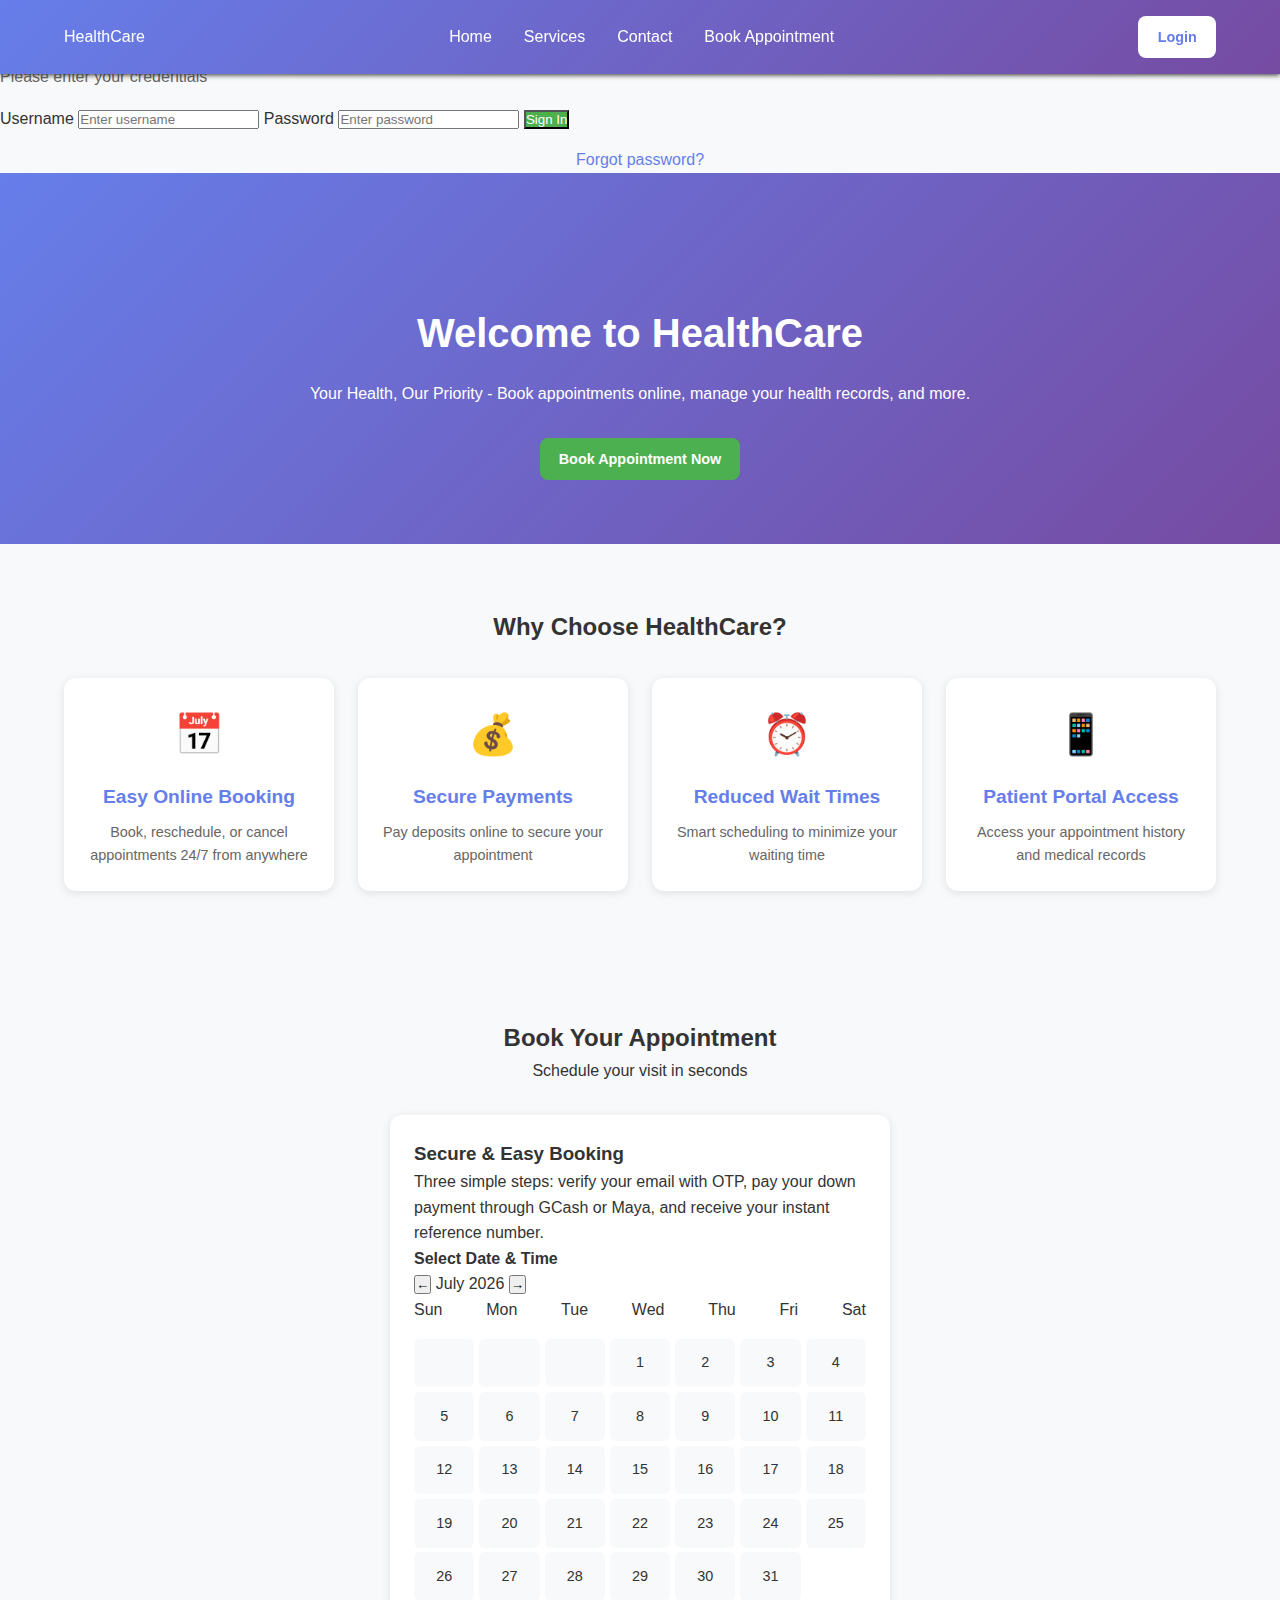
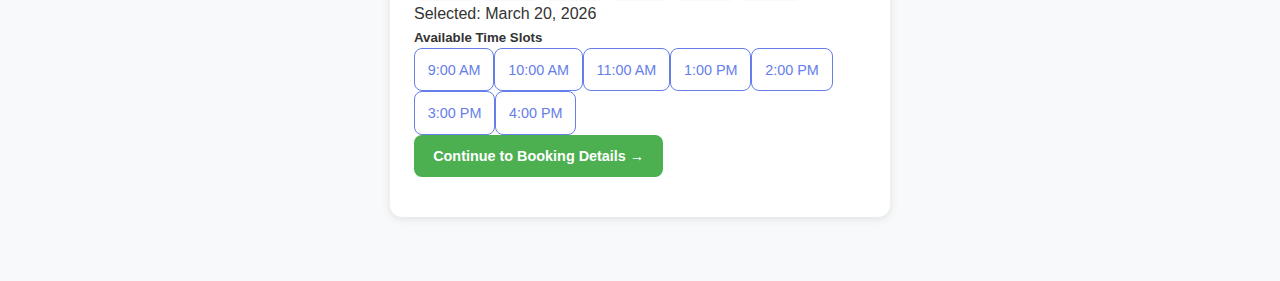
<file: Clinic/index.html>
<!DOCTYPE html>
<html lang="en">
<head>
    <meta charset="UTF-8">
    <meta name="viewport" content="width=device-width, initial-scale=1.0, maximum-scale=1.0, user-scalable=yes">
    <title>HealthCare - Home</title>
    <link rel="stylesheet" href="style.css">
</head>
<body>

    <!-- Mobile Navigation -->
    <div class="mobile-nav">
        <div class="mobile-nav-header">
            <div class="logo">HealthCare</div>
            <button class="hamburger" onclick="toggleMenu()">☰</button>
        </div>
        <div class="mobile-menu" id="mobileMenu">
            <a href="#" onclick="showHomeFeatures()">Home</a> 
            <a href="services.html">Services</a>
            <a href="contact.html">Contact</a>
            <a href="#appointment" onclick="closeMenu()">Book Appointment</a>
            <div class="mobile-menu-buttons">
                <button class="btn btn-secondary" onclick="window.location.href='admin.html'">Login</button>
            </div>
        </div>
    </div>

    <!-- Desktop Header -->
    <header class="desktop-header">
        <nav>
            <div class="logo">HealthCare</div>
            <div class="nav-links">
                <a href="#" onclick="showHomeFeatures()">Home</a>
                <a href="services.html">Services</a>
                <a href="contact.html">Contact</a>
                <a href="#appointment">Book Appointment</a>
            </div>
            <div>
                <button class="btn btn-secondary" onclick="showLoginModal()">Login</button>
            </div>
        </nav>
    </header>

    <!-- Login Modal -->
    <div class="modal-overlay" id="loginModal">
        <div class="login-modal">
            <span class="close-btn" onclick="hideLoginModal()">&times;</span>
            <h2>Login to HealthCare</h2>
            <p style="color: #666; margin-bottom: 1rem;">Please enter your credentials</p>
            
            <div class="login-form">
                <label for="username">Username</label>
                <input type="text" placeholder="Enter username" id="username">
                
                <label for="password">Password</label>
                <input type="password" placeholder="Enter password" id="password">
                
                <button class="btn-primary" onclick="handleLogin()">Sign In</button>
                
                <p style="text-align: center; margin-top: 1rem;">
                    <a href="#" style="color: #667eea; text-decoration: none;">Forgot password?</a>
                </p>
            </div>
        </div>
    </div>

    <!-- Hero Section -->
    <section class="hero" id="home">
        <h1>Welcome to HealthCare</h1>
        <p>Your Health, Our Priority - Book appointments online, manage your health records, and more.</p>
        <button class="btn btn-primary" onclick="scrollToAppointment()">Book Appointment Now</button>
    </section>

    <!-- Features Section -->
    <section class="features" id="features">
        <div class="section-title">
            <h2>Why Choose HealthCare?</h2>
        </div>
        <div class="features-grid">
            <div class="feature-card">
                <div class="feature-icon">📅</div>
                <h3>Easy Online Booking</h3>
                <p>Book, reschedule, or cancel appointments 24/7 from anywhere</p>
            </div>
            <div class="feature-card">
                <div class="feature-icon">💰</div>
                <h3>Secure Payments</h3>
                <p>Pay deposits online to secure your appointment</p>
            </div>
            <div class="feature-card">
                <div class="feature-icon">⏰</div>
                <h3>Reduced Wait Times</h3>
                <p>Smart scheduling to minimize your waiting time</p>
            </div>
            <div class="feature-card">
                <div class="feature-icon">📱</div>
                <h3>Patient Portal Access</h3>
                <p>Access your appointment history and medical records</p>
            </div>
        </div>
    </section>
  
    <!-- Appointment Booking System -->
    <section id="appointment">
        <div class="section-title">
            <h2>Book Your Appointment</h2>
            <p>Schedule your visit in seconds</p>
        </div>

        <div class="booking-container">
            <div class="booking-form">
                <h3>Secure & Easy Booking</h3>
                <p>Three simple steps: verify your email with OTP, pay your down payment through GCash or Maya, and receive your instant reference number.</p>
                
                <div class="calendar-section">
                    <h4>Select Date & Time</h4>
                    
                    <!-- Month Navigation -->
                    <div class="month-navigation">
                        <button class="month-nav-btn" onclick="changeMonth(-1)">←</button>
                        <span class="month-year" id="displayMonthYear">March 2026</span>
                        <button class="month-nav-btn" onclick="changeMonth(1)">→</button>
                    </div>
                    
                    <!-- Calendar Header -->
                    <div class="calendar-header">
                        <div>Sun</div>
                        <div>Mon</div>
                        <div>Tue</div>
                        <div>Wed</div>
                        <div>Thu</div>
                        <div>Fri</div>
                        <div>Sat</div>
                    </div>
                    
                    <!-- Calendar Grid -->
                    <div class="calendar-grid" id="calendarGrid"></div>
                    
                    <!-- Selected Date Display -->
                    <div class="selected-date" id="selectedDateDisplay">
                        Selected: March 20, 2026
                    </div>
                    
                    <!-- Time Slots -->
                    <div class="time-slots-section">
                        <h5>Available Time Slots</h5>
                        <div class="time-slots-grid" id="timeSlots"></div>
                    </div>
                    
                    <!-- Patient Details Form -->
                    <div id="patientDetailsForm" style="display: none;">
                        <h4>Patient Details</h4>
                        <div class="form-group">
                            <label for="name">Full Name</label>
                            <input type="text" id="name" required>
                        </div>  
                        <div class="form-group">
                            <label for="email">Email</label>
                            <input type="email" id="email" required>
                        </div>
                        <div class="form-group">
                            <label for="phone">Phone Number</label>
                            <input type="tel" id="phone" required>
                        </div>
                        <div class="form-group">
                            <label for="doctor">Select Doctor</label>
                            <select id="doctor" required>
                                <option value="">Choose a doctor</option>
                                <option value="Dr. Sarah Smith">Dr. Sarah Smith (Cardiologist)</option>
                                <option value="Dr. Michael Johnson">Dr. Michael Johnson (Dermatologist)</option>
                                <option value="Dr. Emily Williams">Dr. Emily Williams (Pediatrician)</option>
                                <option value="Dr. James Brown">Dr. James Brown (Neurologist)</option>
                            </select>
                        </div>
                    </div>
                    
                    <!-- Continue Button -->
                    <div class="form-group">
                        <button type="button" class="btn btn-primary continue-btn" onclick="continueToDetails()">Continue to Booking Details →</button>
                    </div>
                    
                    <!-- Confirm Button -->
                    <div class="form-group" id="confirmButton" style="display: none;">
                        <button type="button" class="btn btn-primary" onclick="confirmBooking()">Confirm Booking</button>
                    </div>
                </div>
            </div>
        </div>
    </section>

    <script src="script.js"></script>
</body>
</html>
</file>
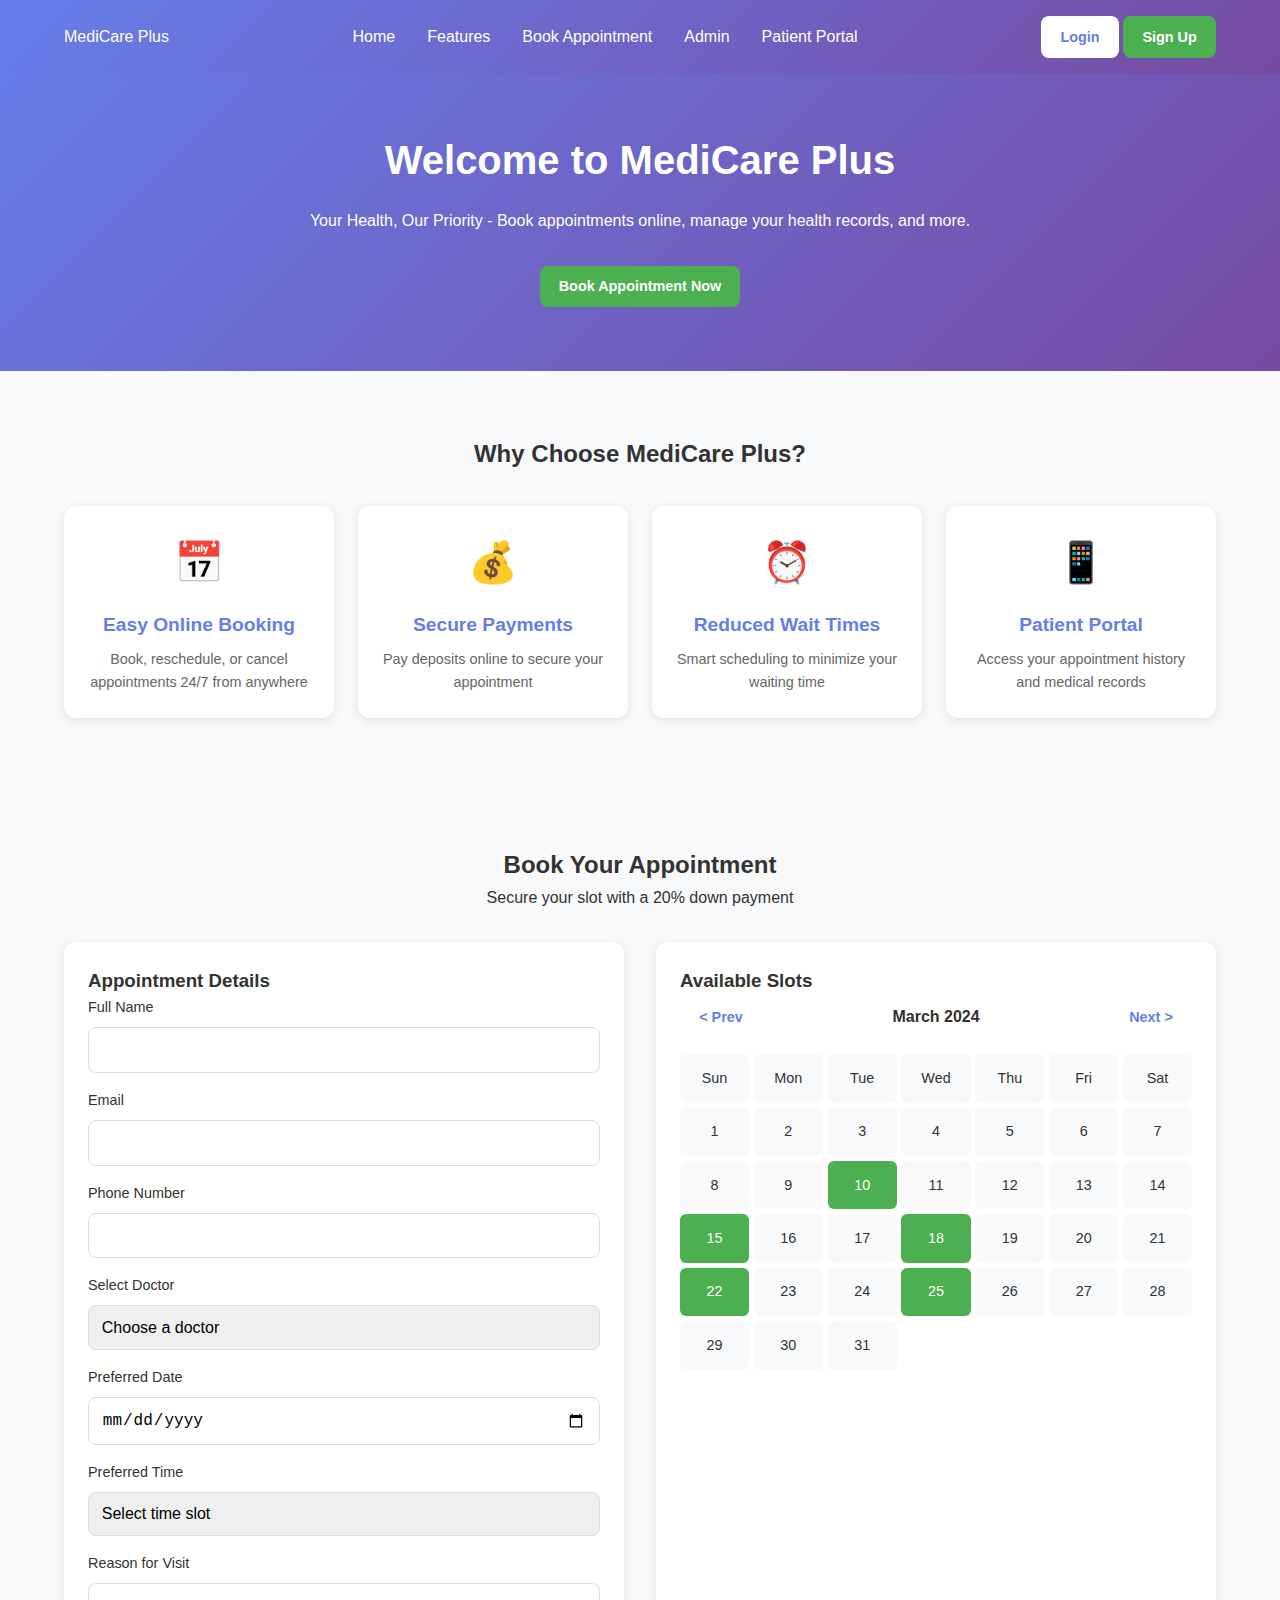
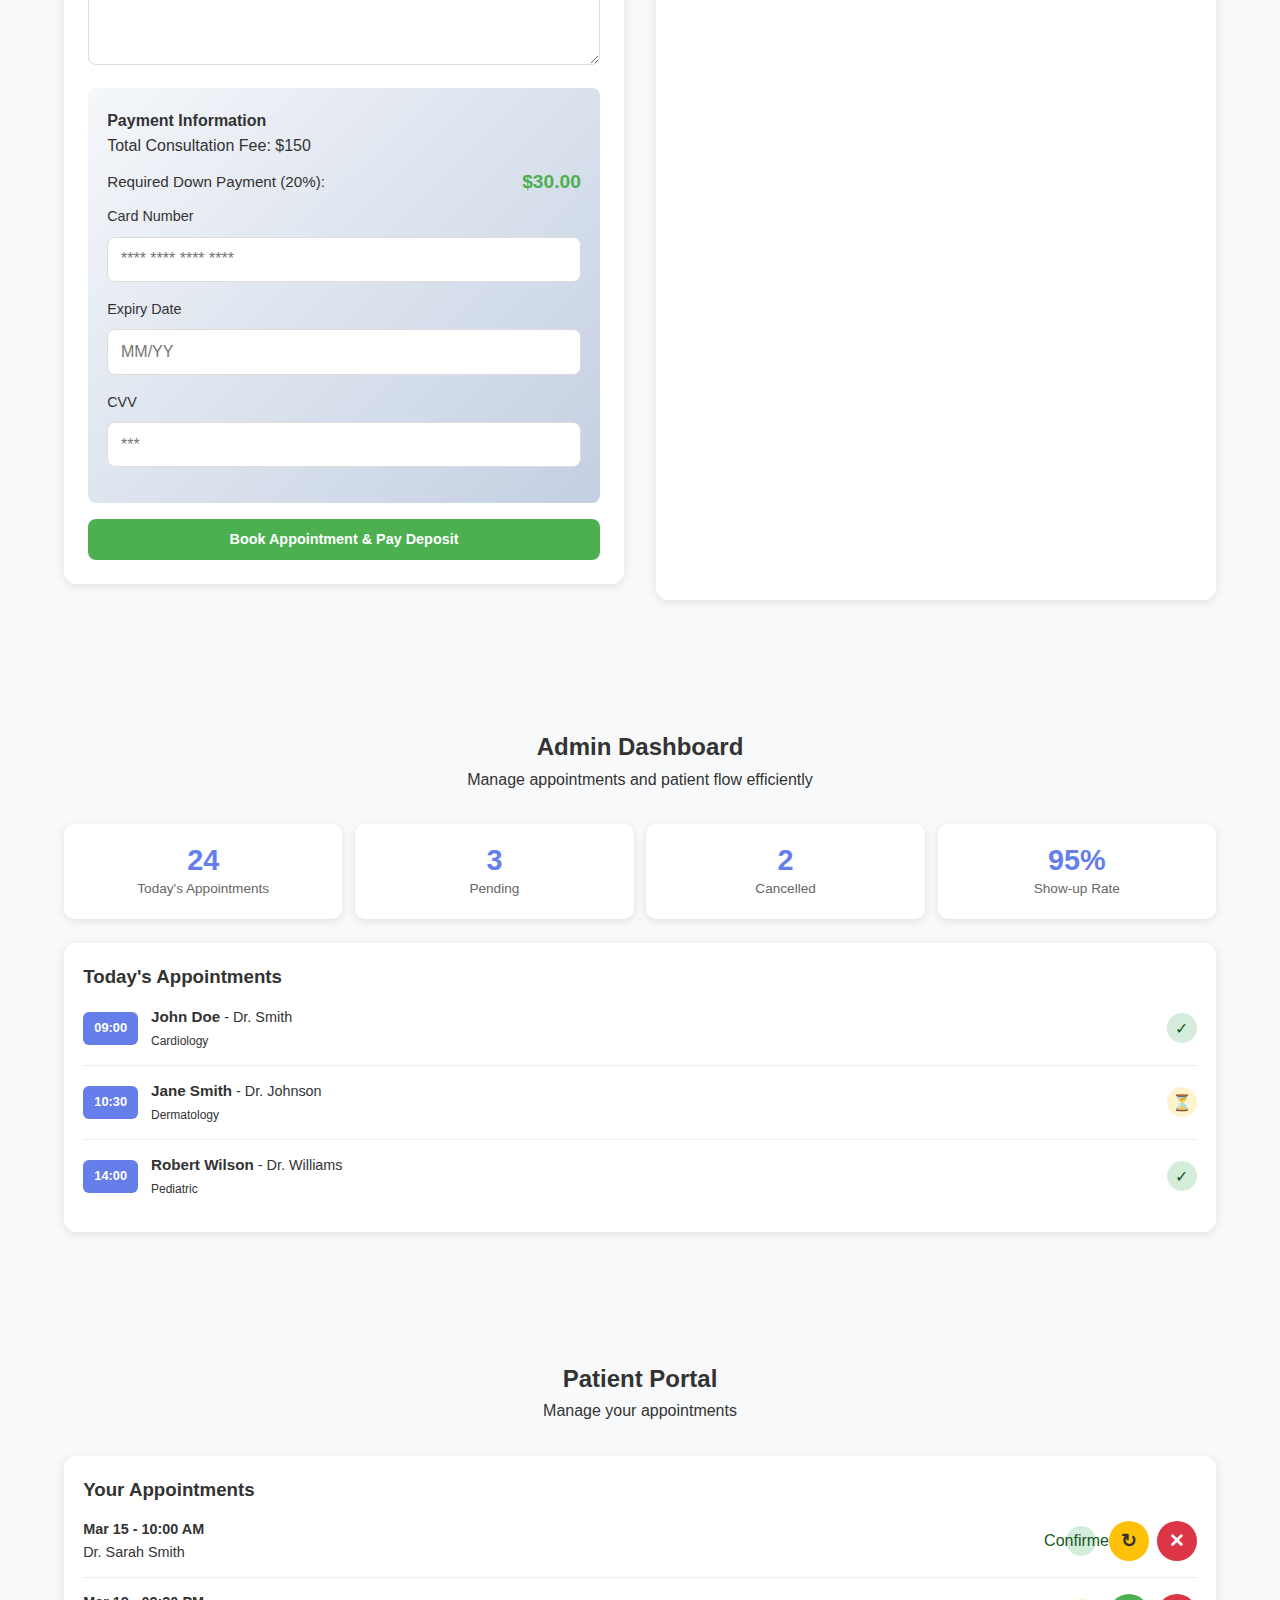
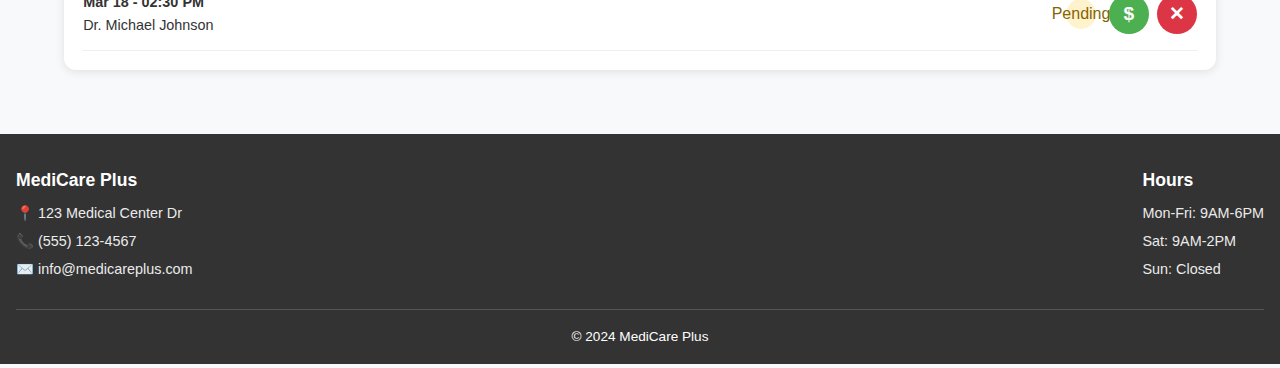
<file: Folder empty/index.html>
<!DOCTYPE html>
<html lang="en">
<head>
    <meta charset="UTF-8">
    <meta name="viewport" content="width=device-width, initial-scale=1.0, maximum-scale=1.0, user-scalable=yes">
    <title>MediCare Plus - Clinic Management System</title>
    <link rel="stylesheet" href="style.css"> 
</head>
<body>
    <!-- Mobile Navigation -->
    <div class="mobile-nav">
        <div class="mobile-nav-header">
            <div class="logo">MediCare Plus</div>
            <button class="hamburger" onclick="toggleMenu()">☰</button>
        </div>
        <div class="mobile-menu" id="mobileMenu">
            <a href="#home" onclick="closeMenu()">Home</a>
            <a href="#features" onclick="closeMenu()">Features</a>
            <a href="#appointment" onclick="closeMenu()">Book Appointment</a>
            <a href="#admin" onclick="closeMenu()">Admin</a>
            <a href="#patient" onclick="closeMenu()">Patient Portal</a>
            <div class="mobile-menu-buttons">
                <button class="btn btn-secondary" onclick="showLoginModal()">Login</button>
                <button class="btn btn-primary" onclick="showSignupModal()">Sign Up</button>
            </div>
        </div>
    </div>

    <!-- Header for desktop -->
    <header class="desktop-header">
        <nav>
            <div class="logo">MediCare Plus</div>
            <div class="nav-links">
                <a href="#home">Home</a>
                <a href="#features">Features</a>
                <a href="#appointment">Book Appointment</a>
                <a href="#admin">Admin</a>
                <a href="#patient">Patient Portal</a>
            </div>
            <div>
                <button class="btn btn-secondary" onclick="showLoginModal()">Login</button>
                <button class="btn btn-primary" onclick="showSignupModal()">Sign Up</button>
            </div>
        </nav>
    </header>

    <!-- Hero Section -->
    <section class="hero" id="home">
        <h1>Welcome to MediCare Plus</h1>
        <p>Your Health, Our Priority - Book appointments online, manage your health records, and more.</p>
        <button class="btn btn-primary" onclick="scrollToAppointment()">Book Appointment Now</button>
    </section>

    <!-- Features Section -->
    <section class="features" id="features">
        <div class="section-title">
            <h2>Why Choose MediCare Plus?</h2>
        </div>
        <div class="features-grid">
            <div class="feature-card">
                <div class="feature-icon">📅</div>
                <h3>Easy Online Booking</h3>
                <p>Book, reschedule, or cancel appointments 24/7 from anywhere</p>
            </div>
            <div class="feature-card">
                <div class="feature-icon">💰</div>
                <h3>Secure Payments</h3>
                <p>Pay deposits online to secure your appointment</p>
            </div>
            <div class="feature-card">
                <div class="feature-icon">⏰</div>
                <h3>Reduced Wait Times</h3>
                <p>Smart scheduling to minimize your waiting time</p>
            </div>
            <div class="feature-card">
                <div class="feature-icon">📱</div>
                <h3>Patient Portal</h3>
                <p>Access your appointment history and medical records</p>
            </div>
        </div>
    </section>

    <!-- Appointment Booking System -->
    <section class="appointment-system" id="appointment">
        <div class="section-title">
            <h2>Book Your Appointment</h2>
            <p>Secure your slot with a 20% down payment</p>
        </div>
        <div class="booking-container">
            <div class="booking-form">
                <h3>Appointment Details</h3>
                <form id="appointmentForm">
                    <div class="form-group">
                        <label for="name">Full Name</label>
                        <input type="text" id="name" required>
                    </div>
                    <div class="form-group">
                        <label for="email">Email</label>
                        <input type="email" id="email" required>
                    </div>
                    <div class="form-group">
                        <label for="phone">Phone Number</label>
                        <input type="tel" id="phone" required>
                    </div>
                    <div class="form-group">
                        <label for="doctor">Select Doctor</label>
                        <select id="doctor" required>
                            <option value="">Choose a doctor</option>
                            <option value="dr-smith">Dr. Sarah Smith (Cardiologist)</option>
                            <option value="dr-johnson">Dr. Michael Johnson (Dermatologist)</option>
                            <option value="dr-williams">Dr. Emily Williams (Pediatrician)</option>
                            <option value="dr-brown">Dr. James Brown (Neurologist)</option>
                        </select>
                    </div>
                    <div class="form-group">
                        <label for="date">Preferred Date</label>
                        <input type="date" id="date" required>
                    </div>
                    <div class="form-group">
                        <label for="time">Preferred Time</label>
                        <select id="time" required>
                            <option value="">Select time slot</option>
                            <option value="09:00">09:00 AM</option>
                            <option value="10:00">10:00 AM</option>
                            <option value="11:00">11:00 AM</option>
                            <option value="14:00">02:00 PM</option>
                            <option value="15:00">03:00 PM</option>
                            <option value="16:00">04:00 PM</option>
                        </select>
                    </div>
                    <div class="form-group">
                        <label for="reason">Reason for Visit</label>
                        <textarea id="reason" rows="3" required></textarea>
                    </div>
                    
                    <div class="payment-section">
                        <h4>Payment Information</h4>
                        <p>Total Consultation Fee: $150</p>
                        <div class="payment-info">
                            <span>Required Down Payment (20%):</span>
                            <span class="down-payment">$30.00</span>
                        </div>
                        <div class="form-group">
                            <label for="card-number">Card Number</label>
                            <input type="text" id="card-number" placeholder="**** **** **** ****" required>
                        </div>
                        <div class="form-group">
                            <label for="expiry">Expiry Date</label>
                            <input type="text" id="expiry" placeholder="MM/YY" required>
                        </div>
                        <div class="form-group">
                            <label for="cvv">CVV</label>
                            <input type="text" id="cvv" placeholder="***" required>
                        </div>
                    </div>
                    
                    <button type="submit" class="btn btn-primary" style="width: 100%;">Book Appointment & Pay Deposit</button>
                </form>
            </div>
            
            <div class="calendar-view">
                <h3>Available Slots</h3>
                <div class="calendar-header">
                    <button class="btn btn-secondary">&lt; Prev</button>
                    <h4>March 2024</h4>
                    <button class="btn btn-secondary">Next &gt;</button>
                </div>
                <div class="calendar-grid" id="calendarGrid"></div>
                <div class="time-slots-mobile" id="timeSlotsMobile" style="display: none;">
                    <h4>Available Times for Selected Date</h4>
                    <div class="time-slot-buttons">
                        <button class="time-slot">09:00 AM</button>
                        <button class="time-slot">10:00 AM</button>
                        <button class="time-slot">11:00 AM</button>
                        <button class="time-slot">02:00 PM</button>
                        <button class="time-slot">03:00 PM</button>
                        <button class="time-slot">04:00 PM</button>
                    </div>
                </div>
            </div>
        </div>
    </section>

    <!-- Admin Dashboard -->
    <section class="admin-dashboard" id="admin">
        <div class="section-title">
            <h2>Admin Dashboard</h2>
            <p>Manage appointments and patient flow efficiently</p>
        </div>
        
        <div class="dashboard-stats">
            <div class="stat-card">
                <div class="stat-value">24</div>
                <div>Today's Appointments</div>
            </div>
            <div class="stat-card">
                <div class="stat-value">3</div>
                <div>Pending</div>
            </div>
            <div class="stat-card">
                <div class="stat-value">2</div>
                <div>Cancelled</div>
            </div>
            <div class="stat-card">
                <div class="stat-value">95%</div>
                <div>Show-up Rate</div>
            </div>
        </div>
        
        <div class="appointments-list">
            <h3>Today's Appointments</h3>
            <div class="appointment-item">
                <div class="appointment-time">09:00</div>
                <div class="appointment-details">
                    <strong>John Doe</strong> - Dr. Smith<br>
                    <small>Cardiology</small>
                </div>
                <span class="appointment-status status-confirmed">✓</span>
            </div>
            <div class="appointment-item">
                <div class="appointment-time">10:30</div>
                <div class="appointment-details">
                    <strong>Jane Smith</strong> - Dr. Johnson<br>
                    <small>Dermatology</small>
                </div>
                <span class="appointment-status status-pending">⏳</span>
            </div>
            <div class="appointment-item">
                <div class="appointment-time">14:00</div>
                <div class="appointment-details">
                    <strong>Robert Wilson</strong> - Dr. Williams<br>
                    <small>Pediatric</small>
                </div>
                <span class="appointment-status status-confirmed">✓</span>
            </div>
        </div>
    </section>

    <!-- Patient Portal -->
    <section class="patient-portal" id="patient">
        <div class="section-title">
            <h2>Patient Portal</h2>
            <p>Manage your appointments</p>
        </div>
        
        <div class="appointment-history">
            <h3>Your Appointments</h3>
            <div class="history-item">
                <div class="history-details">
                    <strong>Mar 15 - 10:00 AM</strong><br>
                    Dr. Sarah Smith
                </div>
                <div>
                    <span class="appointment-status status-confirmed">Confirmed</span>
                </div>
                <div class="action-buttons">
                    <button class="btn btn-small btn-reschedule" onclick="handleReschedule()">↻</button>
                    <button class="btn btn-small btn-cancel" onclick="handleCancel()">✕</button>
                </div>
            </div>
            <div class="history-item">
                <div class="history-details">
                    <strong>Mar 18 - 02:30 PM</strong><br>
                    Dr. Michael Johnson
                </div>
                <div>
                    <span class="appointment-status status-pending">Pending</span>
                </div>
                <div class="action-buttons">
                    <button class="btn btn-small btn-primary" onclick="handlePay()">$</button>
                    <button class="btn btn-small btn-cancel" onclick="handleCancel()">✕</button>
                </div>
            </div>
        </div>
    </section>

    <!-- Login Modal -->
    <div class="modal" id="loginModal">
        <div class="modal-content">
            <span class="close" onclick="closeModal('loginModal')">&times;</span>
            <h2>Login</h2>
            <form onsubmit="handleLogin(event)">
                <div class="form-group">
                    <label for="login-email">Email</label>
                    <input type="email" id="login-email" required>
                </div>
                <div class="form-group">
                    <label for="login-password">Password</label>
                    <input type="password" id="login-password" required>
                </div>
                <button type="submit" class="btn btn-primary" style="width: 100%;">Login</button>
            </form>
        </div>
    </div>

    <!-- Signup Modal -->
    <div class="modal" id="signupModal">
        <div class="modal-content">
            <span class="close" onclick="closeModal('signupModal')">&times;</span>
            <h2>Sign Up</h2>
            <form onsubmit="handleSignup(event)">
                <div class="form-group">
                    <label for="signup-name">Full Name</label>
                    <input type="text" id="signup-name" required>
                </div>
                <div class="form-group">
                    <label for="signup-email">Email</label>
                    <input type="email" id="signup-email" required>
                </div>
                <div class="form-group">
                    <label for="signup-phone">Phone</label>
                    <input type="tel" id="signup-phone" required>
                </div>
                <div class="form-group">
                    <label for="signup-password">Password</label>
                    <input type="password" id="signup-password" required>
                </div>
                <button type="submit" class="btn btn-primary" style="width: 100%;">Sign Up</button>
            </form>
        </div>
    </div>

    <!-- Footer -->
    <footer>
        <div class="footer-content">
            <div class="footer-section">
                <h3>MediCare Plus</h3>
                <p>📍 123 Medical Center Dr</p>
                <p>📞 (555) 123-4567</p>
                <p>✉️ info@medicareplus.com</p>
            </div>
            <div class="footer-section">
                <h3>Hours</h3>
                <p>Mon-Fri: 9AM-6PM</p>
                <p>Sat: 9AM-2PM</p>
                <p>Sun: Closed</p>
            </div>
        </div>
        <div class="copyright">
            <p>&copy; 2024 MediCare Plus</p>
        </div>
    </footer>

    <script src="script.js"></script>
</body>
</html>
</file>
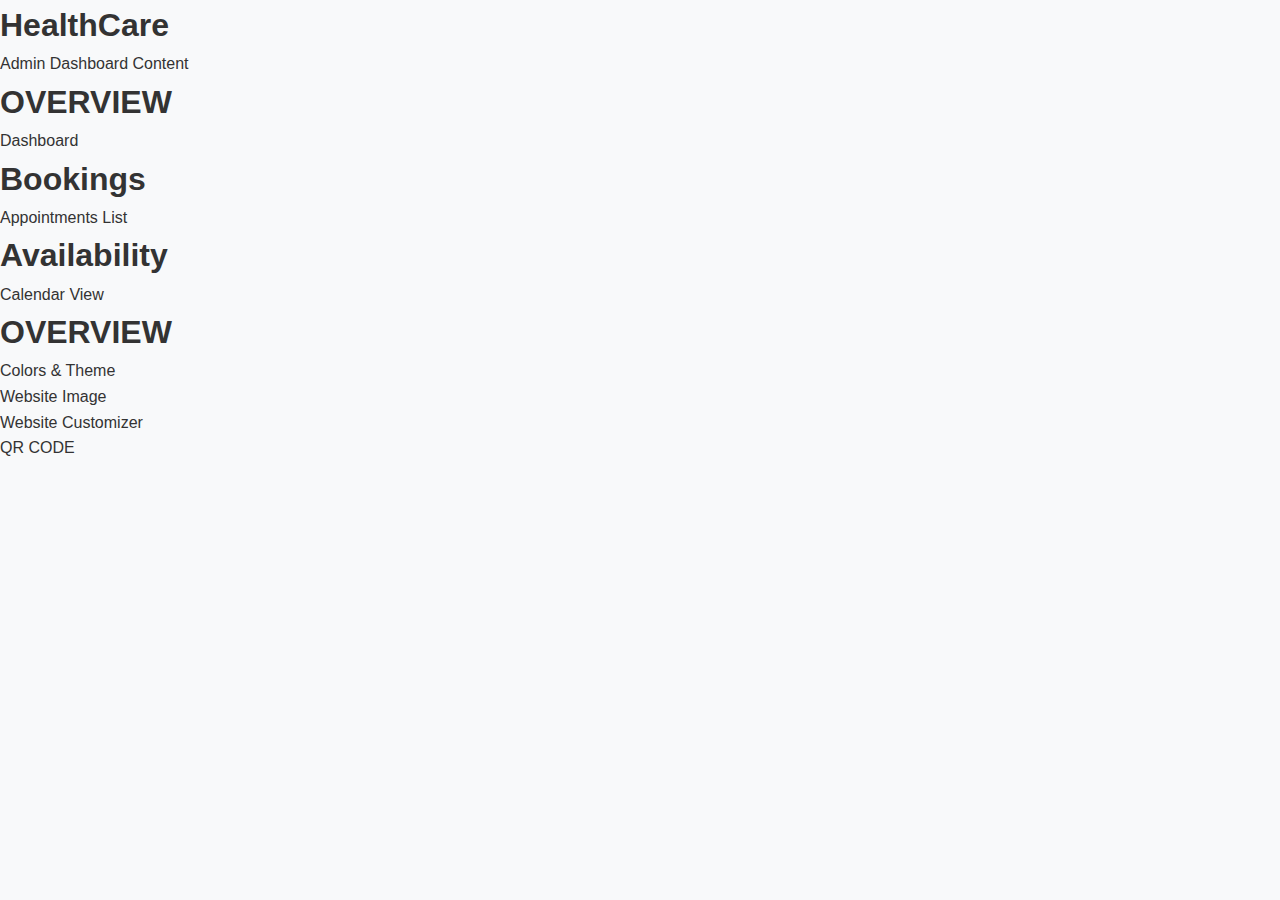
<file: Clinic/admin.html>
<!DOCTYPE html>
<html lang="en">
<head>
    <meta charset="UTF-8">
    <meta name="viewport" content="width=device-width, initial-scale=1.0, maximum-scale=1.0, user-scalable=yes">
    <title>HealthCare - Admin Dashboard</title>
    <link rel="stylesheet" href="style.css">
</head>
<body>
    
    <h1>HealthCare</h1>
    <p>Admin Dashboard Content</p>
    <h1>OVERVIEW</h1>
    <p>Dashboard</p>

    <h1>Bookings</h1>
    <p>Appointments List</p>

    <h1>Availability</h1>
    <p>Calendar View</p>

    <h1>OVERVIEW</h1>
    <p>Colors & Theme</p>
    <p>Website Image</p>
    <p>Website Customizer</p>
    <p>QR CODE</p>

</body>
</html>
</file>
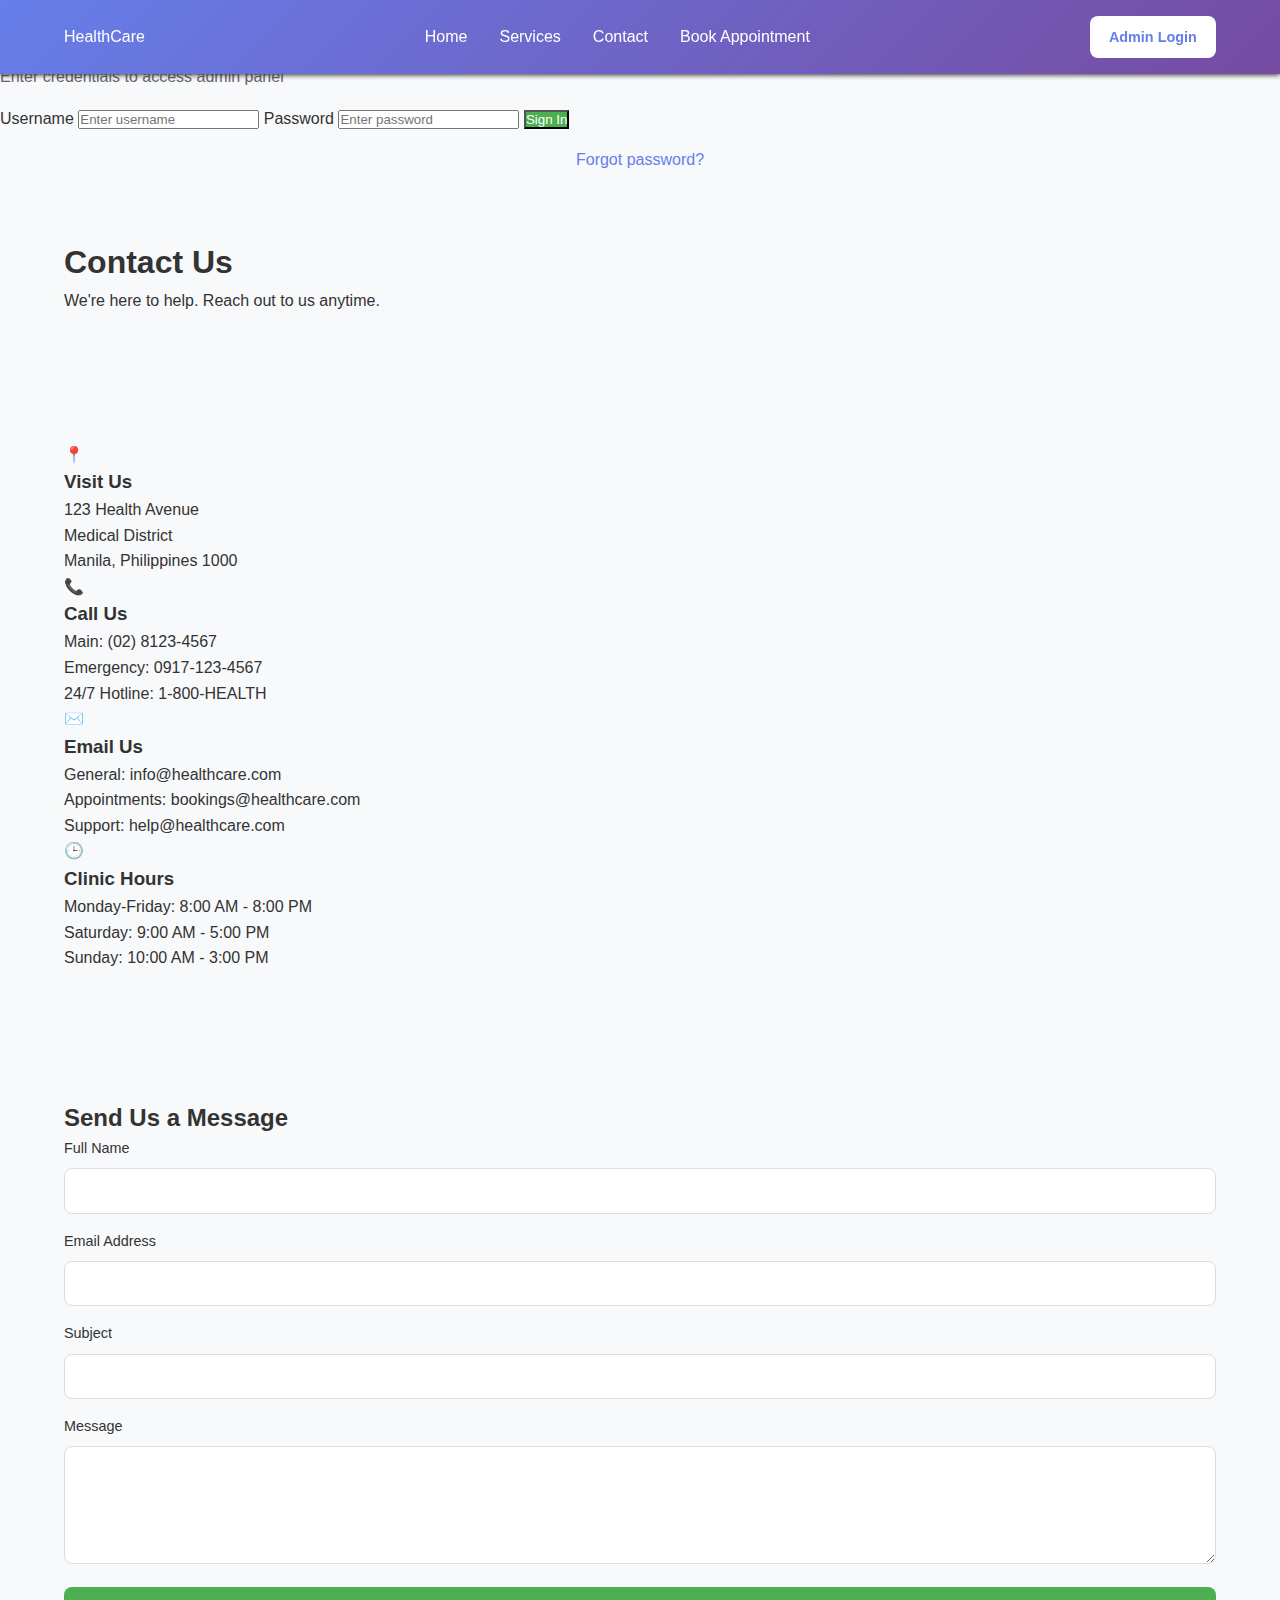
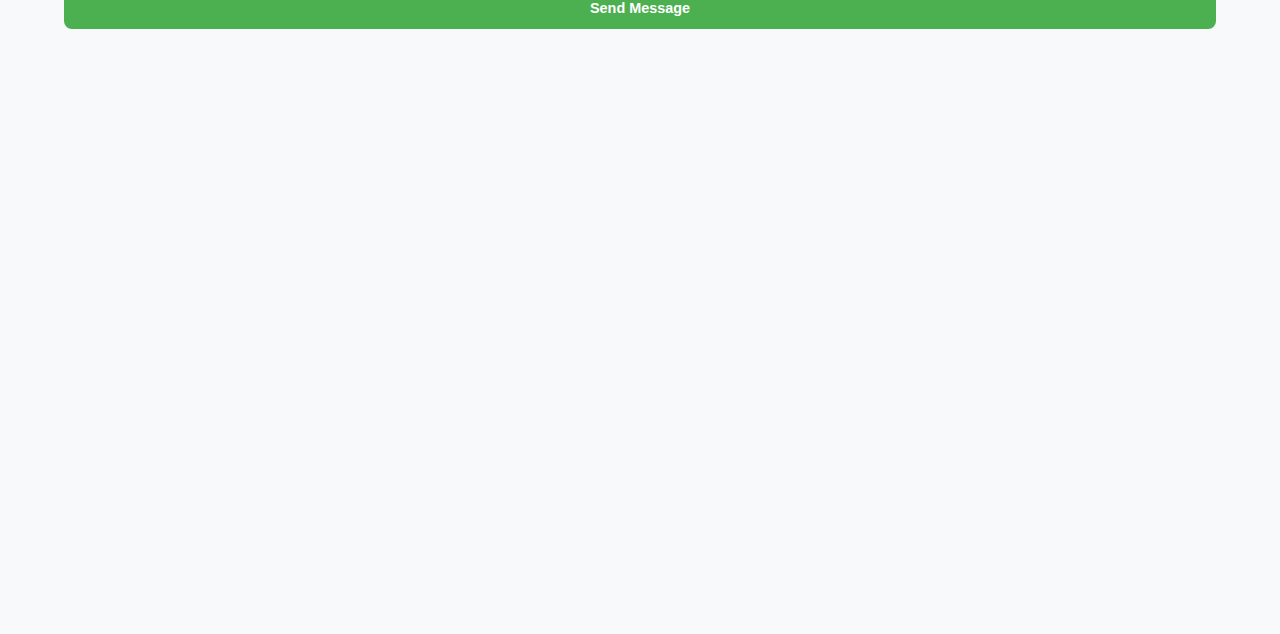
<file: Clinic/contact.html>
<!DOCTYPE html>
<html lang="en">
<head>
    <meta charset="UTF-8">
    <meta name="viewport" content="width=device-width, initial-scale=1.0, maximum-scale=1.0, user-scalable=yes">
    <title>HealthCare - Contact</title>
    <link rel="stylesheet" href="style.css">
</head>
<body>

    <!-- Mobile Navigation -->
    <div class="mobile-nav">
        <div class="mobile-nav-header">
            <div class="logo">HealthCare</div>
            <button class="hamburger" onclick="toggleMenu()">☰</button>
        </div>
        <div class="mobile-menu" id="mobileMenu">
            <a href="index.html">Home</a>
            <a href="services.html">Services</a>
            <a href="contact.html">Contact</a>
            <a href="index.html#appointment">Book Appointment</a>
            <div class="mobile-menu-buttons">
                <button class="btn btn-secondary" onclick="window.location.href='admin.html'">Admin</button>
            </div>
        </div>
    </div>

    <!-- Desktop Header -->
    <header class="desktop-header">
        <nav>
            <div class="logo">HealthCare</div>
            <div class="nav-links">
                <a href="index.html">Home</a>
                <a href="services.html">Services</a>
                <a href="contact.html">Contact</a>
                <a href="index.html#appointment">Book Appointment</a>
            </div>
            <div>
                <button class="btn btn-secondary" onclick="showLoginModal()">Admin Login</button>
            </div>
        </nav>
    </header>

    <!-- Login Modal -->
    <div class="modal-overlay" id="loginModal">
        <div class="login-modal">
            <span class="close-btn" onclick="hideLoginModal()">&times;</span>
            <h2>Admin Login</h2>
            <p style="color: #666; margin-bottom: 1rem;">Enter credentials to access admin panel</p>
            
            <div class="login-form">
                <label for="username">Username</label>
                <input type="text" placeholder="Enter username" id="username">
                
                <label for="password">Password</label>
                <input type="password" placeholder="Enter password" id="password">
                
                <button class="btn-primary" onclick="handleLogin()">Sign In</button>
                
                <p style="text-align: center; margin-top: 1rem;">
                    <a href="#" style="color: #667eea; text-decoration: none;">Forgot password?</a>
                </p>
            </div>
        </div>
    </div>

    <!-- Page Header -->
    <section class="page-header">
        <h1>Contact Us</h1>
        <p>We're here to help. Reach out to us anytime.</p>
    </section>

    <!-- Contact Info Grid -->
    <section class="contact-info-section">
        <div class="contact-container">
            <div class="contact-card">
                <div class="contact-icon">📍</div>
                <h3>Visit Us</h3>
                <p>123 Health Avenue<br>Medical District<br>Manila, Philippines 1000</p>
            </div>

            <div class="contact-card">
                <div class="contact-icon">📞</div>
                <h3>Call Us</h3>
                <p>Main: (02) 8123-4567<br>Emergency: 0917-123-4567<br>24/7 Hotline: 1-800-HEALTH</p>
            </div>

            <div class="contact-card">
                <div class="contact-icon">✉️</div>
                <h3>Email Us</h3>
                <p>General: info@healthcare.com<br>Appointments: bookings@healthcare.com<br>Support: help@healthcare.com</p>
            </div>

            <div class="contact-card">
                <div class="contact-icon">🕒</div>
                <h3>Clinic Hours</h3>
                <p>Monday-Friday: 8:00 AM - 8:00 PM<br>Saturday: 9:00 AM - 5:00 PM<br>Sunday: 10:00 AM - 3:00 PM</p>
            </div>
        </div>
    </section>

    <!-- Contact Form -->
    <section class="contact-form-section">
        <h2>Send Us a Message</h2>
        <div class="contact-form-container">
            <form id="contactForm">
                <div class="form-group">
                    <label for="contact-name">Full Name</label>
                    <input type="text" id="contact-name" required>
                </div>
                
                <div class="form-group">
                    <label for="contact-email">Email Address</label>
                    <input type="email" id="contact-email" required>
                </div>
                
                <div class="form-group">
                    <label for="contact-subject">Subject</label>
                    <input type="text" id="contact-subject" required>
                </div>
                
                <div class="form-group">
                    <label for="contact-message">Message</label>
                    <textarea id="contact-message" rows="5" required></textarea>
                </div>
                
                <button type="button" class="btn btn-primary" onclick="sendMessage()" style="width: 100%;">Send Message</button>
            </form>
        </div>
    </section>

    <!-- Map Section -->
    <section class="map-section">
        <div class="map-container">
            <iframe src="https://www.google.com/maps/embed?pb=!1m18!1m12!1m3!1d3860.123456789012!2d121.01234567890123!3d14.567890123456789!2m3!1f0!2f0!3f0!3m2!1i1024!2i768!4f13.1!3m3!1m2!1s0x0%3A0x0!2zMTTCsDM0JzA0LjQiTiAxMjHCsDAwJzQ0LjQiRQ!5e0!3m2!1sen!2sph!4v1234567890123" width="100%" height="400" style="border:0; border-radius: 12px;" allowfullscreen="" loading="lazy"></iframe>
        </div>
    </section>

    <script src="script.js"></script>
</body>
</html>
</file>
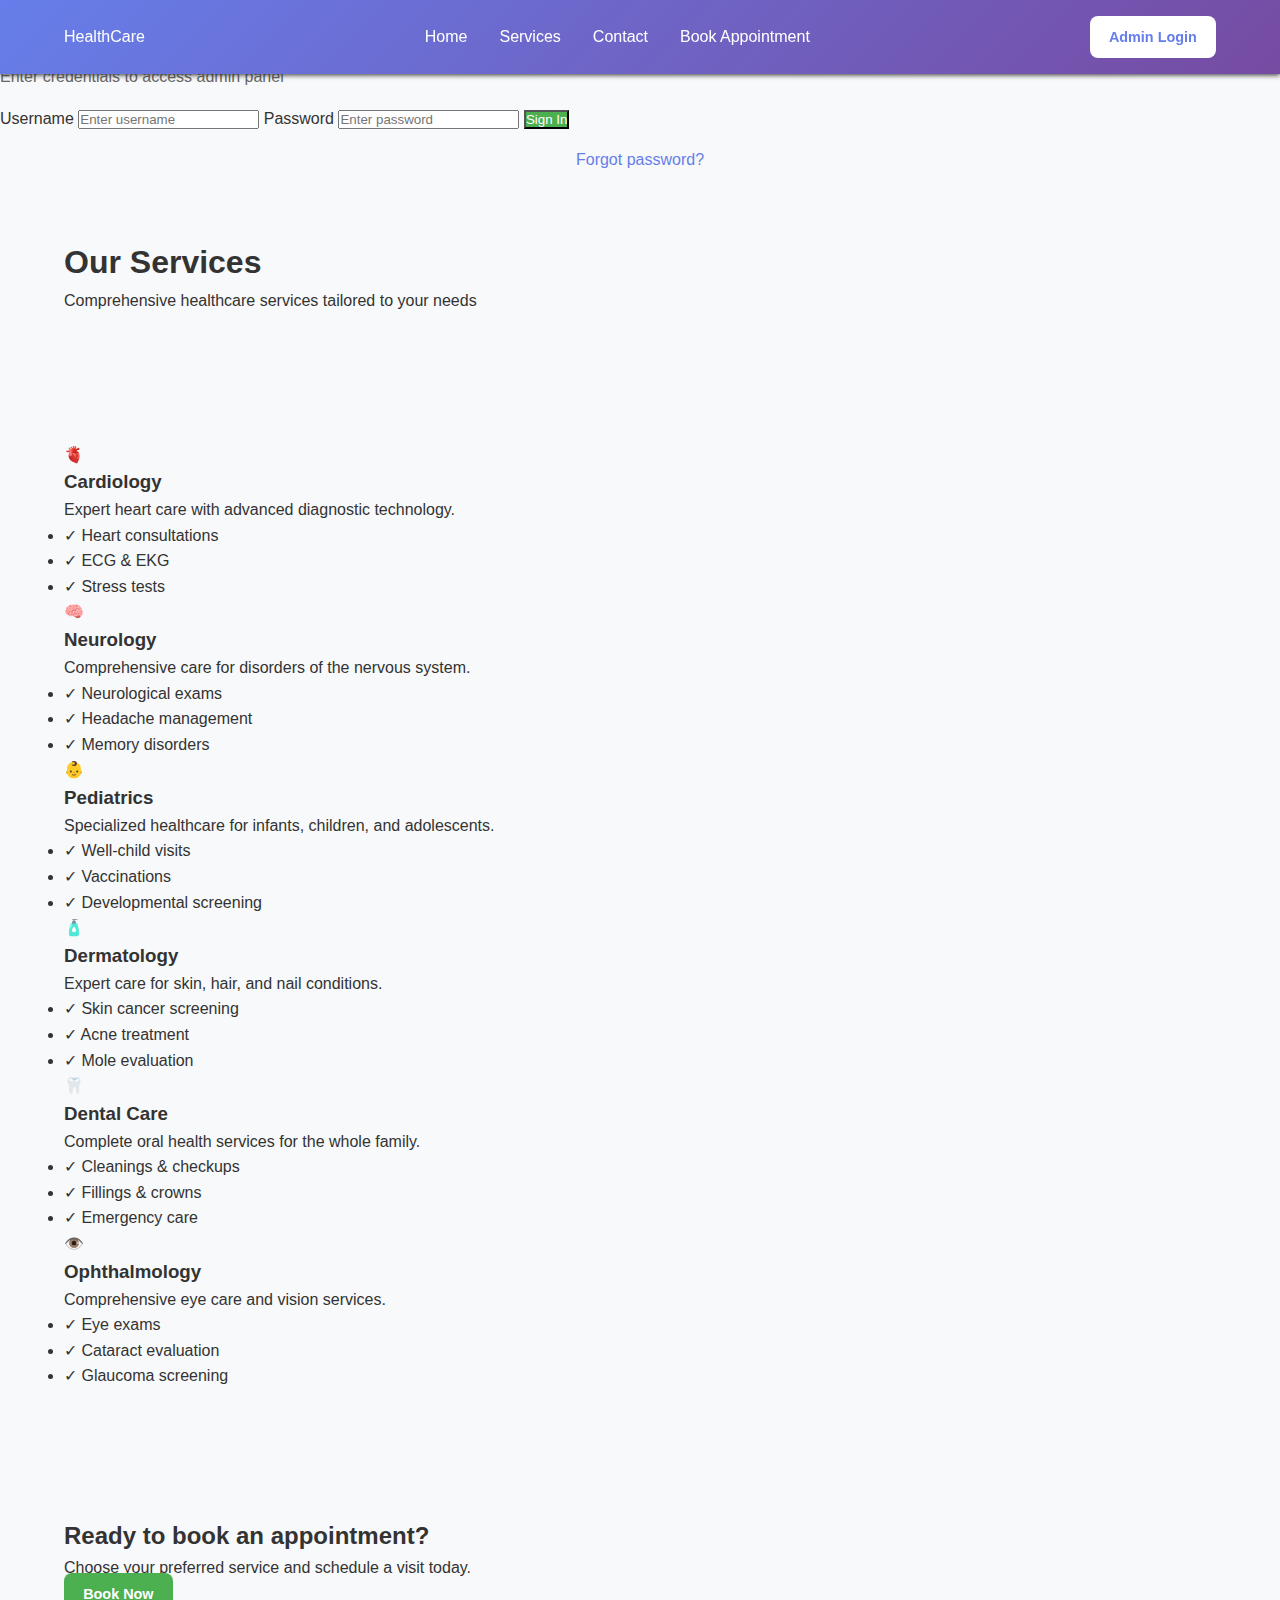
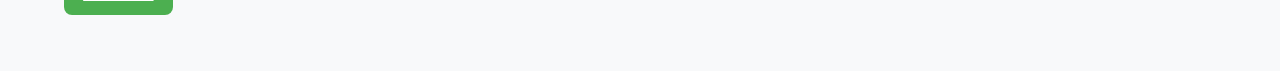
<file: Clinic/services.html>
<!DOCTYPE html>
<html lang="en">
<head>
    <meta charset="UTF-8">
    <meta name="viewport" content="width=device-width, initial-scale=1.0, maximum-scale=1.0, user-scalable=yes">
    <title>HealthCare - Services</title>
    <link rel="stylesheet" href="style.css">
</head>
<body>

    <!-- Mobile Navigation -->
    <div class="mobile-nav">
        <div class="mobile-nav-header">
            <div class="logo">HealthCare</div>
            <button class="hamburger" onclick="toggleMenu()">☰</button>
        </div>
        <div class="mobile-menu" id="mobileMenu">
            <a href="index.html">Home</a>
            <a href="services.html">Services</a>
            <a href="contact.html">Contact</a>
            <a href="index.html#appointment">Book Appointment</a>
            <div class="mobile-menu-buttons">
                <button class="btn btn-secondary" onclick="window.location.href='admin.html'">Admin</button>
            </div>
        </div>
    </div>

    <!-- Desktop Header -->
    <header class="desktop-header">
        <nav>
            <div class="logo">HealthCare</div>
            <div class="nav-links">
                <a href="index.html">Home</a>
                <a href="services.html">Services</a>
                <a href="contact.html">Contact</a>
                <a href="index.html#appointment">Book Appointment</a>
            </div>
            <div>
                <button class="btn btn-secondary" onclick="showLoginModal()">Admin Login</button>
            </div>
        </nav>
    </header>

    <!-- Login Modal -->
    <div class="modal-overlay" id="loginModal">
        <div class="login-modal">
            <span class="close-btn" onclick="hideLoginModal()">&times;</span>
            <h2>Admin Login</h2>
            <p style="color: #666; margin-bottom: 1rem;">Enter credentials to access admin panel</p>
            
            <div class="login-form">
                <label for="username">Username</label>
                <input type="text" placeholder="Enter username" id="username">
                
                <label for="password">Password</label>
                <input type="password" placeholder="Enter password" id="password">
                
                <button class="btn-primary" onclick="handleLogin()">Sign In</button>
                
                <p style="text-align: center; margin-top: 1rem;">
                    <a href="#" style="color: #667eea; text-decoration: none;">Forgot password?</a>
                </p>
            </div>
        </div>
    </div>

    <!-- Page Header -->
    <section class="page-header">
        <h1>Our Services</h1>
        <p>Comprehensive healthcare services tailored to your needs</p>
    </section>

    <!-- Services Grid -->
    <section class="services-grid-section">
        <div class="services-container">
            <div class="service-card">
                <div class="service-icon">🫀</div>
                <h3>Cardiology</h3>
                <p>Expert heart care with advanced diagnostic technology.</p>
                <ul class="service-features">
                    <li>✓ Heart consultations</li>
                    <li>✓ ECG & EKG</li>
                    <li>✓ Stress tests</li>
                </ul>
            </div>

            <div class="service-card">
                <div class="service-icon">🧠</div>
                <h3>Neurology</h3>
                <p>Comprehensive care for disorders of the nervous system.</p>
                <ul class="service-features">
                    <li>✓ Neurological exams</li>
                    <li>✓ Headache management</li>
                    <li>✓ Memory disorders</li>
                </ul>
            </div>

            <div class="service-card">
                <div class="service-icon">👶</div>
                <h3>Pediatrics</h3>
                <p>Specialized healthcare for infants, children, and adolescents.</p>
                <ul class="service-features">
                    <li>✓ Well-child visits</li>
                    <li>✓ Vaccinations</li>
                    <li>✓ Developmental screening</li>
                </ul>
            </div>

            <div class="service-card">
                <div class="service-icon">🧴</div>
                <h3>Dermatology</h3>
                <p>Expert care for skin, hair, and nail conditions.</p>
                <ul class="service-features">
                    <li>✓ Skin cancer screening</li>
                    <li>✓ Acne treatment</li>
                    <li>✓ Mole evaluation</li>
                </ul>
            </div>

            <div class="service-card">
                <div class="service-icon">🦷</div>
                <h3>Dental Care</h3>
                <p>Complete oral health services for the whole family.</p>
                <ul class="service-features">
                    <li>✓ Cleanings & checkups</li>
                    <li>✓ Fillings & crowns</li>
                    <li>✓ Emergency care</li>
                </ul>
            </div>

            <div class="service-card">
                <div class="service-icon">👁️</div>
                <h3>Ophthalmology</h3>
                <p>Comprehensive eye care and vision services.</p>
                <ul class="service-features">
                    <li>✓ Eye exams</li>
                    <li>✓ Cataract evaluation</li>
                    <li>✓ Glaucoma screening</li>
                </ul>
            </div>
        </div>
    </section>

    <!-- CTA Section -->
    <section class="cta-section">
        <h2>Ready to book an appointment?</h2>
        <p>Choose your preferred service and schedule a visit today.</p>
        <a href="index.html#appointment" class="btn btn-primary cta-button">Book Now</a>
    </section>

    <script src="script.js"></script>
</body>
</html>
</file>
<file: Clinic/style.css>
/* Reset and Base Styles */
    * {
        margin: 0;
        padding: 0;
        box-sizing: border-box;
    }

    body {
        font-family: -apple-system, BlinkMacSystemFont, 'Segoe UI', Roboto, Oxygen, Ubuntu, Cantarell, sans-serif;
        line-height: 1.6;
        color: #333;
        background: #f8f9fa;
    }

    /* Mobile First Approach */
    .desktop-header {
        display: none;
        
    }

    /* Mobile Navigation */
    .mobile-nav {
        background: linear-gradient(135deg, #667eea 0%, #764ba2 100%);
        color: white;
        position: fixed;
        width: 100%;
        top: 0;
        z-index: 1000;
        box-shadow: #333 0px 1px 5px;
    }

    .mobile-nav-header {
        display: flex;
        justify-content: space-between;
        align-items: center;
        padding: 1rem;
    }

    .hamburger {
        background: none;
        border: none;
        color: white;
        font-size: 1.8rem;
        cursor: pointer;
        padding: 0.5rem;
    }

    .mobile-menu {
        display: none;
        flex-direction: column;
        padding: 1rem;
        background: rgba(255,255,255,0.1);
        backdrop-filter: blur(10px);
    }

    .mobile-menu.active {
        display: flex;
    }

    .mobile-menu a {
        color: white;
        text-decoration: none;
        padding: 1rem;
        border-bottom: 1px solid rgba(255,255,255,0.1);
        font-size: 1.1rem;
    }

    .mobile-menu-buttons {
        display: flex;
        gap: 1rem;
        padding: 1rem 0;
    }

    .mobile-menu-buttons .btn {
        flex: 1;
        padding: 0.8rem;
        font-size: 1rem;
    }

    /* Buttons */
    
    .btn {
        padding: 0.8rem 1.2rem;
        border: none;
        border-radius: 8px;
        cursor: pointer;
        font-weight: 600;
        font-size: 0.9rem;
        transition: all 0.3s ease;
        -webkit-tap-highlight-color: transparent;
    }

    .btn-primary {
        background: #4CAF50;
        color: white;
    }

    .btn-primary:active {
        background: #45a049;
        transform: scale(0.98);
    }

    .btn-secondary {
        background: white;
        color: #667eea;

    }

    .btn-secondary:active {
        background: #f0f0f0;
    }

    /* Hero Section */

    .hero {
        background: linear-gradient(135deg, #667eea 0%, #764ba2 100%);
        color: white;
        padding: 6rem 1rem 3rem;
        text-align: center;
    }

    .hero h1 {
        font-size: 1.8rem;
        margin-bottom: 1rem;
    }

    .hero p {
        font-size: 1rem;
        margin-bottom: 2rem;
        padding: 0 1rem;
    }

    /* Sections */

    section {
        padding: 3rem 1rem;
    }

    .section-title {
        text-align: center;
        margin-bottom: 2rem;
    }

    .section-title h2 {
        font-size: 1.5rem;
        color: #333;
    }

    /* Features Grid */

    .features-grid {
        display: flex;
        flex-direction: column;
        gap: 1rem;
    }

    .feature-card {
        background: white;
        padding: 1.5rem;
        border-radius: 12px;
        text-align: center;
        box-shadow: 0 2px 10px rgba(0,0,0,0.1);
    }

    .feature-icon {
        font-size: 2.5rem;
        margin-bottom: 1rem;
    }

    .feature-card h3 {
        font-size: 1.2rem;
        margin-bottom: 0.5rem;
        color: #667eea;
    }

    .feature-card p {
        font-size: 0.9rem;
        color: #666;
    }

    /* Booking Form */

    .booking-form {
        background: white;
        padding: 1.5rem;
        border-radius: 12px;
        box-shadow: 0 2px 10px rgba(0,0,0,0.1);
        margin-bottom: 1rem;
    }

    .form-group {
        margin-bottom: 1rem;
    }

    .form-group label {
        display: block;
        margin-bottom: 0.5rem;
        font-weight: 500;
        font-size: 0.9rem;
    }

    .form-group input,
    .form-group select,
    .form-group textarea {
        width: 100%;
        padding: 0.8rem;
        border: 1px solid #ddd;
        border-radius: 8px;
        font-size: 1rem;
        -webkit-appearance: none;
        appearance: none;
    }

    /* Calendar */

    .calendar-view {
        background: white;
        padding: 1.5rem;
        border-radius: 12px;
        box-shadow: 0 2px 10px rgba(0,0,0,0.1);
    }

    .calendar-header {
        display: flex;
        justify-content: space-between;
        align-items: center;
        margin-bottom: 1rem;
    }

    .calendar-grid {
        display: grid;
        grid-template-columns: repeat(7, 1fr);
        gap: 0.3rem;
    }

    .calendar-day {
        background: #f8f9fa;
        padding: 0.8rem 0.3rem;
        text-align: center;
        border-radius: 6px;
        font-size: 0.9rem;
    }

    .calendar-day.has-appointment {
        background: #4CAF50;
        color: white;
    }

    /* Time Slots */

    .time-slots-mobile {
        margin-top: 1rem;
    }

    .time-slot-buttons {
        display: grid;
        grid-template-columns: repeat(2, 1fr);
        gap: 0.5rem;
        margin-top: 0.5rem;
    }

    .time-slot {
        padding: 0.8rem;
        border: 1px solid #667eea;
        background: white;
        color: #667eea;
        border-radius: 8px;
        font-size: 0.9rem;
        cursor: pointer;
    }

    .time-slot:active {
        background: #667eea;
        color: white;
    }

    /* Payment Section */

    .payment-section {
        background: linear-gradient(135deg, #f5f7fa 0%, #c3cfe2 100%);
        padding: 1.2rem;
        border-radius: 8px;
        margin: 1rem 0;
    }

    .payment-info {
        display: flex;
        justify-content: space-between;
        align-items: center;
        margin: 0.5rem 0;
        font-size: 0.95rem;
    }

    .down-payment {
        font-size: 1.2rem;
        font-weight: bold;
        color: #4CAF50;
    }

    /* Appointments List */

    .appointments-list {
        background: white;
        padding: 1.2rem;
        border-radius: 12px;
        box-shadow: 0 2px 10px rgba(0,0,0,0.1);
    }

    .appointment-item {
        display: flex;
        align-items: center;
        gap: 0.8rem;
        padding: 0.8rem 0;
        border-bottom: 1px solid #eee;
    }

    .appointment-item:last-child {
        border-bottom: none;
    }

    .appointment-time {
        background: #667eea;
        color: white;
        padding: 0.4rem;
        border-radius: 6px;
        font-weight: bold;
        font-size: 0.8rem;
        min-width: 55px;
        text-align: center;
    }

    .appointment-details {
        flex: 1;
        font-size: 0.9rem;
    }

    .appointment-details strong {
        font-size: 0.95rem;
    }

    .appointment-status {
        width: 30px;
        height: 30px;
        display: flex;
        align-items: center;
        justify-content: center;
        border-radius: 50%;
        font-size: 1rem;
    }

    .status-confirmed {
        background: #d4edda;
        color: #155724;
    }

    .status-pending {
        background: #fff3cd;
        color: #856404;
    }

    /* Patient Portal */

    .patient-portal {
        background: #f8f9fa;
    }

    .appointment-history {
        background: white;
        padding: 1.2rem;
        border-radius: 12px;
        box-shadow: 0 2px 10px rgba(0,0,0,0.1);
    }

    .history-item {
        display: flex;
        align-items: center;
        gap: 0.8rem;
        padding: 0.8rem 0;
        border-bottom: 1px solid #eee;
    }

    .history-details {
        flex: 1;
        font-size: 0.9rem;
    }

    .action-buttons {
        display: flex;
        gap: 0.5rem;
    }

    .btn-small {
        width: 40px;
        height: 40px;
        border-radius: 50%;
        font-size: 1.2rem;
        display: flex;
        align-items: center;
        justify-content: center;
    }

    .btn-reschedule {
        background: #ffc107;
        color: #333;
    }

    .btn-cancel {
        background: #dc3545;
        color: white;
    }

    /* Modal */
    .modal {
        display: none;
        position: fixed;
        top: 0;
        left: 0;
        width: 100%;
        height: 100%;
        background: rgba(0,0,0,0.5);
        z-index: 2000;
    }

    .modal-content {
        background: white;
        width: 50%;
        margin: 20rem auto;
        padding: 1.5rem;
        border-radius: 12px;
        max-height: 90vh;
    }

    .close {
        position: absolute;
        top: 1rem;
        right: 1rem;
        font-size: 1.5rem;
        cursor: pointer;
    }

    /* Tablet Styles (min-width: 768px) */

    @media (min-width: 768px) {
        .mobile-nav {
            display: none;
        }
        
        .desktop-header {
            display: block;
            background: linear-gradient(135deg, #667eea 0%, #764ba2 100%);
            color: white;
            padding: 1rem 5%;
            position: fixed;
            width: 100%;
            top: 0;
            z-index: 1;
            box-shadow: #333 0px 1px 5px;
        }
        
        nav {
            display: flex;
            justify-content: space-between;
            align-items: center;
        }
        
        .nav-links {
            display: flex;
            gap: 2rem;
        }
        
        .nav-links a {
            color: white;
            text-decoration: none;
        }
        
        .hero {
            padding: 8rem 5% 4rem;
        }
        
        .hero h1 {
            font-size: 2.5rem;
        }
        
        .features-grid {
            display: grid;
            grid-template-columns: repeat(2, 1fr);
            gap: 1.5rem;
        }
        
        .dashboard-stats {
            grid-template-columns: repeat(4, 1fr);
        }
        
        .footer-content {
            flex-direction: row;
            justify-content: space-between;
        }
    }

    /* Desktop Styles (min-width: 1024px) */

    @media (min-width: 1024px) {
        .features-grid {
            grid-template-columns: repeat(4, 1fr);
        }
        
        section {
            padding: 4rem 5%;
        }
    }

    /* Booking Form Modal */

    .booking-form {
        background: white;
        padding : 1.5rem;
        border-radius: 12px;
        max-width: 500px; 
        width: 100%;
        margin: 0 auto;
    }

    .booking-container {
        display: grid;
        grid-template-columns: 1fr 1fr;
        gap: 2rem;
        display: flex;
        justify-content: center;
        align-items: center;
        width: 100%;
    }
</file>
<file: Folder empty/style.css>
/* Reset and Base Styles */
    * {
        margin: 0;
        padding: 0;
        box-sizing: border-box;
    }

    body {
        font-family: -apple-system, BlinkMacSystemFont, 'Segoe UI', Roboto, Oxygen, Ubuntu, Cantarell, sans-serif;
        line-height: 1.6;
        color: #333;
        background: #f8f9fa;
    }

    /* Mobile First Approach */
    .desktop-header {
        display: none;
    }

    /* Mobile Navigation */
    .mobile-nav {
        background: linear-gradient(135deg, #667eea 0%, #764ba2 100%);
        color: white;
        position: fixed;
        width: 100%;
        top: 0;
        z-index: 1000;
        box-shadow: 0 2px 10px rgba(0,0,0,0.1);
    }

    .mobile-nav-header {
        display: flex;
        justify-content: space-between;
        align-items: center;
        padding: 1rem;
    }

    .hamburger {
        background: none;
        border: none;
        color: white;
        font-size: 1.8rem;
        cursor: pointer;
        padding: 0.5rem;
    }

    .mobile-menu {
        display: none;
        flex-direction: column;
        padding: 1rem;
        background: rgba(255,255,255,0.1);
        backdrop-filter: blur(10px);
    }

    .mobile-menu.active {
        display: flex;
    }

    .mobile-menu a {
        color: white;
        text-decoration: none;
        padding: 1rem;
        border-bottom: 1px solid rgba(255,255,255,0.1);
        font-size: 1.1rem;
    }

    .mobile-menu-buttons {
        display: flex;
        gap: 1rem;
        padding: 1rem 0;
    }

    .mobile-menu-buttons .btn {
        flex: 1;
        padding: 0.8rem;
        font-size: 1rem;
    }

    /* Buttons */
    .btn {
        padding: 0.8rem 1.2rem;
        border: none;
        border-radius: 8px;
        cursor: pointer;
        font-weight: 600;
        font-size: 0.9rem;
        transition: all 0.3s ease;
        -webkit-tap-highlight-color: transparent;
    }

    .btn-primary {
        background: #4CAF50;
        color: white;
    }

    .btn-primary:active {
        background: #45a049;
        transform: scale(0.98);
    }

    .btn-secondary {
        background: white;
        color: #667eea;
    }

    .btn-secondary:active {
        background: #f0f0f0;
    }

    /* Hero Section */
    .hero {
        background: linear-gradient(135deg, #667eea 0%, #764ba2 100%);
        color: white;
        padding: 6rem 1rem 3rem;
        text-align: center;
    }

    .hero h1 {
        font-size: 1.8rem;
        margin-bottom: 1rem;
    }

    .hero p {
        font-size: 1rem;
        margin-bottom: 2rem;
        padding: 0 1rem;
    }

    /* Sections */
    section {
        padding: 3rem 1rem;
    }

    .section-title {
        text-align: center;
        margin-bottom: 2rem;
    }

    .section-title h2 {
        font-size: 1.5rem;
        color: #333;
    }

    /* Features Grid */
    .features-grid {
        display: flex;
        flex-direction: column;
        gap: 1rem;
    }

    .feature-card {
        background: white;
        padding: 1.5rem;
        border-radius: 12px;
        text-align: center;
        box-shadow: 0 2px 10px rgba(0,0,0,0.1);
    }

    .feature-icon {
        font-size: 2.5rem;
        margin-bottom: 1rem;
    }

    .feature-card h3 {
        font-size: 1.2rem;
        margin-bottom: 0.5rem;
        color: #667eea;
    }

    .feature-card p {
        font-size: 0.9rem;
        color: #666;
    }

    /* Booking Form */
    .booking-form {
        background: white;
        padding: 1.5rem;
        border-radius: 12px;
        box-shadow: 0 2px 10px rgba(0,0,0,0.1);
        margin-bottom: 1rem;
    }

    .form-group {
        margin-bottom: 1rem;
    }

    .form-group label {
        display: block;
        margin-bottom: 0.5rem;
        font-weight: 500;
        font-size: 0.9rem;
    }

    .form-group input,
    .form-group select,
    .form-group textarea {
        width: 100%;
        padding: 0.8rem;
        border: 1px solid #ddd;
        border-radius: 8px;
        font-size: 1rem;
        -webkit-appearance: none;
        appearance: none;
    }

    /* Calendar */
    .calendar-view {
        background: white;
        padding: 1.5rem;
        border-radius: 12px;
        box-shadow: 0 2px 10px rgba(0,0,0,0.1);
    }

    .calendar-header {
        display: flex;
        justify-content: space-between;
        align-items: center;
        margin-bottom: 1rem;
    }

    .calendar-grid {
        display: grid;
        grid-template-columns: repeat(7, 1fr);
        gap: 0.3rem;
    }

    .calendar-day {
        background: #f8f9fa;
        padding: 0.8rem 0.3rem;
        text-align: center;
        border-radius: 6px;
        font-size: 0.9rem;
    }

    .calendar-day.has-appointment {
        background: #4CAF50;
        color: white;
    }

    /* Time Slots */
    .time-slots-mobile {
        margin-top: 1rem;
    }

    .time-slot-buttons {
        display: grid;
        grid-template-columns: repeat(2, 1fr);
        gap: 0.5rem;
        margin-top: 0.5rem;
    }

    .time-slot {
        padding: 0.8rem;
        border: 1px solid #667eea;
        background: white;
        color: #667eea;
        border-radius: 8px;
        font-size: 0.9rem;
        cursor: pointer;
    }

    .time-slot:active {
        background: #667eea;
        color: white;
    }

    /* Payment Section */
    .payment-section {
        background: linear-gradient(135deg, #f5f7fa 0%, #c3cfe2 100%);
        padding: 1.2rem;
        border-radius: 8px;
        margin: 1rem 0;
    }

    .payment-info {
        display: flex;
        justify-content: space-between;
        align-items: center;
        margin: 0.5rem 0;
        font-size: 0.95rem;
    }

    .down-payment {
        font-size: 1.2rem;
        font-weight: bold;
        color: #4CAF50;
    }

    /* Admin Dashboard */
    .dashboard-stats {
        display: grid;
        grid-template-columns: repeat(2, 1fr);
        gap: 0.8rem;
        margin-bottom: 1.5rem;
    }

    .stat-card {
        background: white;
        padding: 1.2rem;
        border-radius: 10px;
        text-align: center;
        box-shadow: 0 2px 8px rgba(0,0,0,0.1);
    }

    .stat-value {
        font-size: 1.8rem;
        font-weight: bold;
        color: #667eea;
        line-height: 1.2;
    }

    .stat-card div:last-child {
        font-size: 0.85rem;
        color: #666;
    }

    /* Appointments List */
    .appointments-list {
        background: white;
        padding: 1.2rem;
        border-radius: 12px;
        box-shadow: 0 2px 10px rgba(0,0,0,0.1);
    }

    .appointment-item {
        display: flex;
        align-items: center;
        gap: 0.8rem;
        padding: 0.8rem 0;
        border-bottom: 1px solid #eee;
    }

    .appointment-item:last-child {
        border-bottom: none;
    }

    .appointment-time {
        background: #667eea;
        color: white;
        padding: 0.4rem;
        border-radius: 6px;
        font-weight: bold;
        font-size: 0.8rem;
        min-width: 55px;
        text-align: center;
    }

    .appointment-details {
        flex: 1;
        font-size: 0.9rem;
    }

    .appointment-details strong {
        font-size: 0.95rem;
    }

    .appointment-status {
        width: 30px;
        height: 30px;
        display: flex;
        align-items: center;
        justify-content: center;
        border-radius: 50%;
        font-size: 1rem;
    }

    .status-confirmed {
        background: #d4edda;
        color: #155724;
    }

    .status-pending {
        background: #fff3cd;
        color: #856404;
    }

    /* Patient Portal */
    .patient-portal {
        background: #f8f9fa;
    }

    .appointment-history {
        background: white;
        padding: 1.2rem;
        border-radius: 12px;
        box-shadow: 0 2px 10px rgba(0,0,0,0.1);
    }

    .history-item {
        display: flex;
        align-items: center;
        gap: 0.8rem;
        padding: 0.8rem 0;
        border-bottom: 1px solid #eee;
    }

    .history-details {
        flex: 1;
        font-size: 0.9rem;
    }

    .action-buttons {
        display: flex;
        gap: 0.5rem;
    }

    .btn-small {
        width: 40px;
        height: 40px;
        border-radius: 50%;
        font-size: 1.2rem;
        display: flex;
        align-items: center;
        justify-content: center;
    }

    .btn-reschedule {
        background: #ffc107;
        color: #333;
    }

    .btn-cancel {
        background: #dc3545;
        color: white;
    }

    /* Modal */
    .modal {
        display: none;
        position: fixed;
        top: 0;
        left: 0;
        width: 100%;
        height: 100%;
        background: rgba(0,0,0,0.5);
        z-index: 2000;
    }

    .modal-content {
        background: white;
        width: 90%;
        margin: 2rem auto;
        padding: 1.5rem;
        border-radius: 12px;
        position: relative;
        max-height: 90vh;
        overflow-y: auto;
    }

    .close {
        position: absolute;
        top: 1rem;
        right: 1rem;
        font-size: 1.5rem;
        cursor: pointer;
    }

    /* Footer */
    footer {
        background: #333;
        color: white;
        padding: 2rem 1rem 1rem;
    }

    .footer-content {
        display: flex;
        flex-direction: column;
        gap: 1.5rem;
        margin-bottom: 1.5rem;
    }

    .footer-section h3 {
        font-size: 1.1rem;
        margin-bottom: 0.5rem;
    }

    .footer-section p {
        font-size: 0.9rem;
        margin-bottom: 0.3rem;
        opacity: 0.9;
    }

    .copyright {
        text-align: center;
        padding-top: 1rem;
        border-top: 1px solid #555;
        font-size: 0.85rem;
    }

    /* Tablet Styles (min-width: 768px) */
    @media (min-width: 768px) {
        .mobile-nav {
            display: none;
        }
        
        .desktop-header {
            display: block;
            background: linear-gradient(135deg, #667eea 0%, #764ba2 100%);
            color: white;
            padding: 1rem 5%;
            position: fixed;
            width: 100%;
            top: 0;
            z-index: 1000;
        }
        
        nav {
            display: flex;
            justify-content: space-between;
            align-items: center;
        }
        
        .nav-links {
            display: flex;
            gap: 2rem;
        }
        
        .nav-links a {
            color: white;
            text-decoration: none;
        }
        
        .hero {
            padding: 8rem 5% 4rem;
        }
        
        .hero h1 {
            font-size: 2.5rem;
        }
        
        .features-grid {
            display: grid;
            grid-template-columns: repeat(2, 1fr);
            gap: 1.5rem;
        }
        
        .booking-container {
            display: grid;
            grid-template-columns: 1fr 1fr;
            gap: 2rem;
        }
        
        .dashboard-stats {
            grid-template-columns: repeat(4, 1fr);
        }
        
        .footer-content {
            flex-direction: row;
            justify-content: space-between;
        }
    }

    /* Desktop Styles (min-width: 1024px) */
    @media (min-width: 1024px) {
        .features-grid {
            grid-template-columns: repeat(4, 1fr);
        }
        
        section {
            padding: 4rem 5%;
        }
    }
</file>
